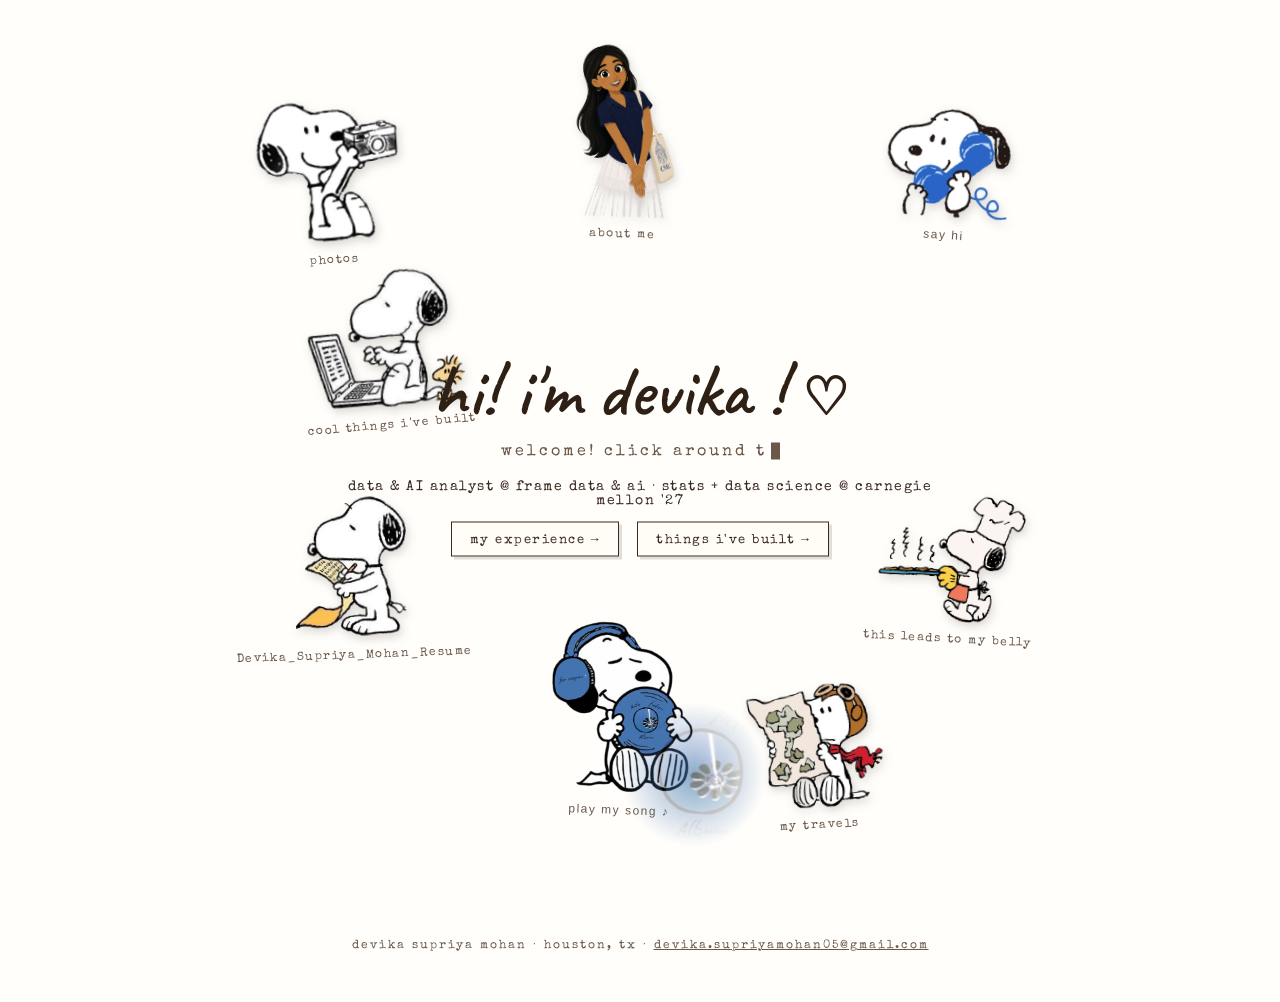
<file: index.html>
<!DOCTYPE html>
<html lang="en">
<head>
<meta charset="UTF-8">
<meta name="viewport" content="width=device-width, initial-scale=1.0">
<title>hi! i'm devika</title>
<meta name="description" content="Devika Supriya Mohan — data & AI, photography, travel, food, and everything in between.">
<link rel="preconnect" href="https://fonts.googleapis.com">
<link href="https://fonts.googleapis.com/css2?family=Caveat:wght@500;600&family=Special+Elite&display=swap" rel="stylesheet">
<link rel="icon" type="image/png" href="assets/img/favicon.png">
<link rel="apple-touch-icon" href="assets/img/apple-touch-icon.png">
<link rel="stylesheet" href="css/style.css">
</head>
<body>

<main class="collage mobile-stack">

  <!-- center name -->
  <div class="center-card">
    <h1>hi! i'm devika ! <span class="heart">&#9825;</span></h1>
    <p><span id="typeTarget"></span><span class="cursor"></span></p>
    <p class="pro-line">data &amp; AI analyst @ frame data &amp; ai &#183; stats + data science @ carnegie mellon '27</p>
    <div class="quick-links">
      <a href="professional.html">my experience &#8594;</a>
      <a href="projects.html">things i've built &#8594;</a>
    </div>
  </div>

  <!-- snoopy with camera -> photography -->
  <a class="obj obj-film" href="photography.html" style="transform: rotate(-4deg);" aria-label="photography">
    <img src="assets/img/snoopy-camera.png" alt="snoopy taking a photo">
    <span class="obj-label">photos</span>
  </a>

  <!-- avatar -> about me -->
  <a class="obj obj-notebook" href="about.html" style="transform: rotate(2deg);" aria-label="about me">
    <img src="assets/img/avatar.png" alt="illustration of devika with her CMU tote">
    <span class="obj-label">about me</span>
  </a>

  <!-- snoopy on the phone -> contact -->
  <button class="obj obj-phone" id="phoneBtn" style="transform: rotate(4deg); border:none; background:none; padding:0;" aria-label="contact & socials">
    <img src="assets/img/snoopy-phone.png" alt="snoopy on the phone">
    <span class="obj-label">say hi</span>
  </button>

  <!-- contact popover -->
  <div class="contact-pop" id="contactPop">
    <a href="https://www.linkedin.com/in/devika-supriya-mohan/" target="_blank" rel="noopener">&#8599; linkedin</a>
    <a href="https://github.com/devikasupriyamohan05-sudo" target="_blank" rel="noopener">&#8599; github</a>
    <a href="mailto:devika.supriyamohan05@gmail.com">&#8599; email me</a>
  </div>

  <!-- snoopy at the laptop -> projects -->
  <a class="obj obj-scraps" href="projects.html" style="transform: rotate(-5deg);" aria-label="projects">
    <img src="assets/img/snoopy-laptop.png" alt="snoopy typing on a laptop with woodstock watching">
    <span class="obj-label">cool things i've built</span>
  </a>

  <!-- snoopy writing -> professional -->
  <a class="obj obj-folder" href="professional.html" style="transform: rotate(-2deg);" aria-label="professional">
    <img src="assets/img/snoopy-writing.png" alt="snoopy writing on a long sheet of paper">
    <span class="obj-label">Devika_Supriya_Mohan_Resume</span>
  </a>

  <!-- snoopy with record -> click, record spins & song plays -->
  <button class="obj obj-vinyl" id="vinylBtn" style="transform: rotate(2deg); border:none; background:none; padding:0;" aria-label="play my song">
    <div class="vinyl-wrap" id="vinylWrap">
      <img class="vinyl-snoopy" src="assets/img/snoopy-vinyl.png" alt="snoopy with headphones hugging a record">
      <img class="disc-spin" src="assets/img/disc-spin.png" alt="" aria-hidden="true">
      <span class="note n1">&#9834;</span>
      <span class="note n2">&#9835;</span>
      <span class="note n3">&#9834;</span>
    </div>
    <span class="obj-label">play my song &#9834;</span>
  </button>

  <!-- spotify popover -->
  <div class="player-pop" id="playerPop">
    <div class="pop-head">
      <span>now playing: open arms &#9834;</span>
      <button id="playerClose" aria-label="close player">&#10005;</button>
    </div>
    <div id="spotifyEmbed"></div>
  </div>

  <!-- snoopy the chef -> food -->
  <a class="obj obj-pizza" href="food.html" style="transform: rotate(3deg);" aria-label="food">
    <img src="assets/img/snoopy.png" alt="snoopy in a chef hat carrying fresh cookies">
    <span class="obj-label">this leads to my belly</span>
  </a>

  <!-- snoopy the pilot -> travel -->
  <a class="obj obj-globe" href="travel.html" style="transform: rotate(-3deg);" aria-label="travel">
    <img src="assets/img/snoopy-pilot.png" alt="snoopy in a pilot cap reading a map">
    <span class="obj-label">my travels</span>
  </a>

</main>

<footer class="site-footer">
  devika supriya mohan &#183; houston, tx &#183; <a href="mailto:devika.supriyamohan05@gmail.com">devika.supriyamohan05@gmail.com</a>
</footer>

<script src="https://open.spotify.com/embed/iframe-api/v1" async></script>
<script>
  // ---- vinyl: click cover -> disc slides out, spins, song plays ----
  const vinylBtn = document.getElementById('vinylBtn');
  const vinylWrap = vinylBtn.querySelector('.vinyl-wrap');
  const playerPop = document.getElementById('playerPop');
  let spotifyController = null;
  let playing = false;

  window.onSpotifyIframeApiReady = (IFrameAPI) => {
    IFrameAPI.createController(
      document.getElementById('spotifyEmbed'),
      { uri: 'spotify:track:7krNZE9zJYqbtybxI3RDfn', width: '100%', height: 152 },
      (controller) => { spotifyController = controller; }
    );
  };

  vinylBtn.addEventListener('click', () => {
    playing = !playing;
    vinylWrap.classList.toggle('playing', playing);
    playerPop.classList.toggle('open', playing);
    document.getElementById('contactPop').classList.remove('open');
    if (spotifyController) { playing ? spotifyController.resume() : spotifyController.pause(); }
  });
  document.getElementById('playerClose').addEventListener('click', () => {
    playing = false;
    playerPop.classList.remove('open');
    vinylWrap.classList.remove('playing');
    if (spotifyController) spotifyController.pause();
  });

  // typewriter effect on the welcome line
  const typeText = 'welcome! click around to learn about me :)';
  const typeTarget = document.getElementById('typeTarget');
  let ti = 0;
  (function typeNext() {
    if (ti <= typeText.length) {
      typeTarget.textContent = typeText.slice(0, ti);
      ti++;
      setTimeout(typeNext, 48);
    }
  })();

  // contact popover
  const phoneBtn = document.getElementById('phoneBtn');
  const contactPop = document.getElementById('contactPop');
  phoneBtn.addEventListener('click', () => {
    contactPop.classList.toggle('open');
    playerPop.classList.remove('open');
  });

  // click-away closes the contact popover (music keeps playing on purpose)
  document.addEventListener('click', (e) => {
    if (!e.target.closest('#phoneBtn, #contactPop')) {
      contactPop.classList.remove('open');
    }
  });
</script>
</body>
</html>
</file>
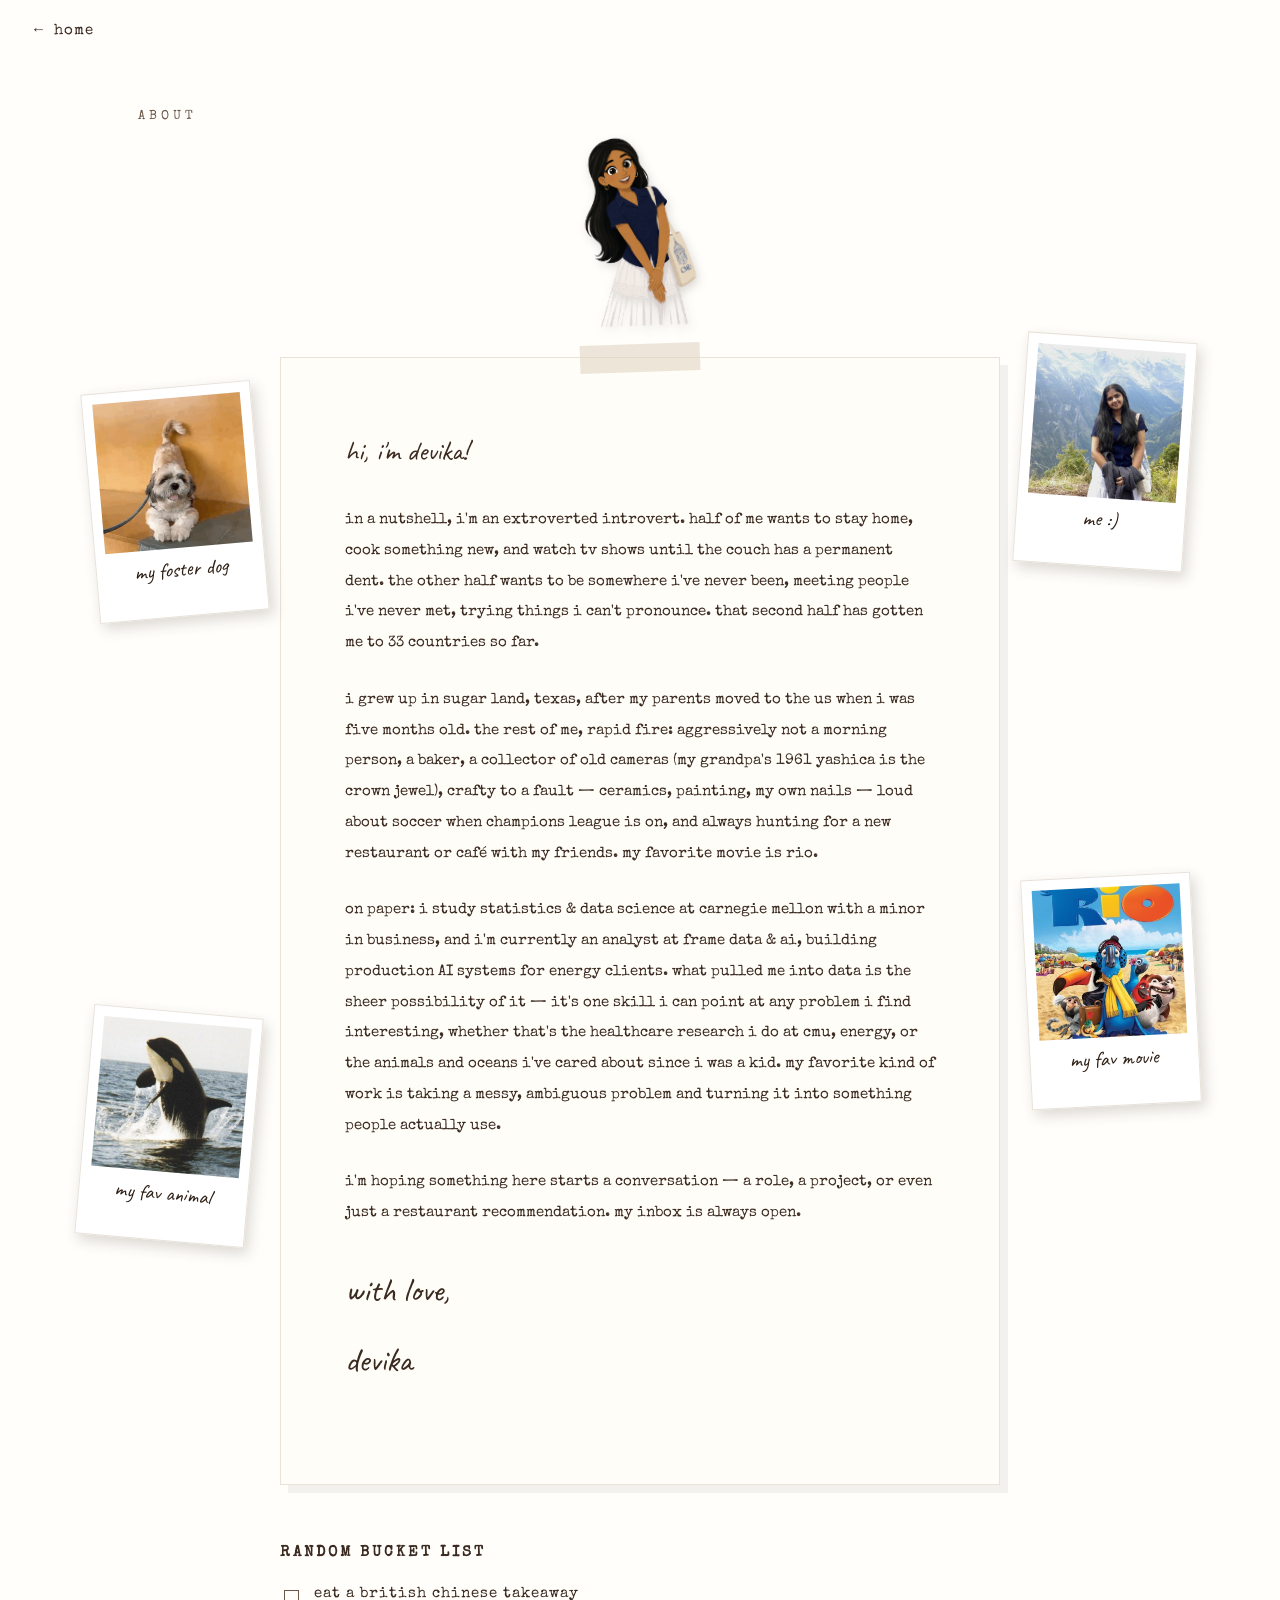
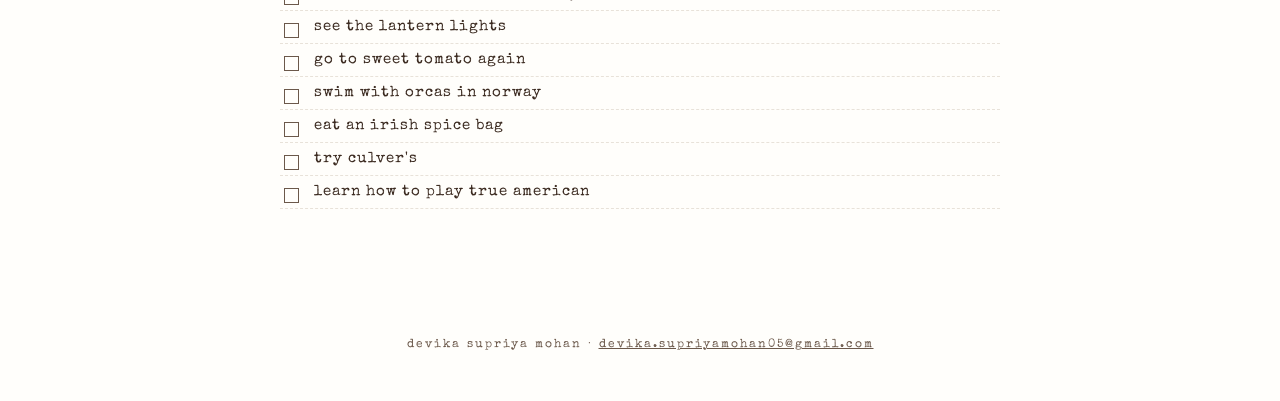
<file: about.html>
<!DOCTYPE html>
<html lang="en">
<head>
<meta charset="UTF-8">
<meta name="viewport" content="width=device-width, initial-scale=1.0">
<title>about me — devika</title>
<link rel="preconnect" href="https://fonts.googleapis.com">
<link href="https://fonts.googleapis.com/css2?family=Caveat:wght@500;600&family=Special+Elite&display=swap" rel="stylesheet">
<link rel="icon" type="image/png" href="assets/img/favicon.png">
<link rel="apple-touch-icon" href="assets/img/apple-touch-icon.png">
<link rel="stylesheet" href="css/style.css">
<style>
  .letter-scene { position: relative; max-width: 720px; margin: 0 auto; }
  .side-polaroid {
    position: absolute;
    width: 170px;
    background: #fff;
    border: 1px solid var(--line);
    padding: 10px 10px 34px;
    box-shadow: 4px 6px 14px rgba(59,42,32,0.18);
    z-index: 5;
  }
  .side-polaroid img, .side-polaroid .ph {
    width: 100%;
    height: 150px;
    object-fit: cover;
    display: block;
  }
  .side-polaroid .ph {
    display: flex;
    align-items: center;
    justify-content: center;
    background: #f1ece3;
    border: 1px dashed #cfc4b2;
    color: var(--ink-soft);
    font-size: 10.5px;
    letter-spacing: 1px;
    text-align: center;
    padding: 8px;
    line-height: 1.8;
  }
  .side-polaroid figcaption {
    font-family: 'Caveat', cursive;
    font-size: 21px;
    text-align: center;
    margin-top: 8px;
    color: #2f2016;
  }
  .pol-dog  { top: 30px;  left: -190px;  transform: rotate(-5deg); }
  .pol-me   { top: -20px; right: -190px; transform: rotate(4deg); }
  .pol-rio  { top: 46%;   right: -196px; transform: rotate(-3deg); }
  .pol-wk   { top: 58%;   left: -196px;  transform: rotate(5deg); }
  @media (max-width: 1180px) {
    .side-polaroid { position: static; transform: none !important; margin: 0; }
    .letter-scene .pol-row {
      display: flex; flex-wrap: wrap; justify-content: center;
      gap: 22px; margin-top: 34px;
    }
  }
</style>
</head>
<body>

<nav class="topnav"><a class="home-link" href="index.html">home</a></nav>

<main class="page">
  <div class="page-label">About</div>

  <div style="text-align:center; margin-bottom:26px;">
    <img src="assets/img/avatar.png" alt="illustration of devika" style="width:110px; transform:rotate(-2deg); filter:drop-shadow(2px 4px 5px rgba(59,42,32,0.18));">
  </div>

  <div class="letter-scene">
  <div class="letter">
    <p class="salutation">hi, i'm devika!</p>

    <p>in a nutshell, i'm an extroverted introvert. half of me wants to stay home, cook something new, and watch tv shows until the couch has a permanent dent. the other half wants to be somewhere i've never been, meeting people i've never met, trying things i can't pronounce. that second half has gotten me to 33 countries so far.</p>

    <p>i grew up in sugar land, texas, after my parents moved to the us when i was five months old. the rest of me, rapid fire: aggressively not a morning person, a baker, a collector of old cameras (my grandpa's 1961 yashica is the crown jewel), crafty to a fault &mdash; ceramics, painting, my own nails &mdash; loud about soccer when champions league is on, and always hunting for a new restaurant or caf&eacute; with my friends. my favorite movie is rio.</p>

    <p>on paper: i study statistics &amp; data science at carnegie mellon with a minor in business, and i'm currently an analyst at frame data &amp; ai, building production AI systems for energy clients. what pulled me into data is the sheer possibility of it &mdash; it's one skill i can point at any problem i find interesting, whether that's the healthcare research i do at cmu, energy, or the animals and oceans i've cared about since i was a kid. my favorite kind of work is taking a messy, ambiguous problem and turning it into something people actually use.</p>

    <p>i'm hoping something here starts a conversation &mdash; a role, a project, or even just a restaurant recommendation. my inbox is always open.</p>

    <p class="signature">with love,<br>devika</p>
  </div>

  <!-- side polaroids: drop photos into assets/photos/about/ with these exact
       filenames and they appear automatically -->
  <div class="pol-row">
    <figure class="side-polaroid pol-dog">
      <img src="assets/photos/about/foster-dog.jpg" alt="devika's foster dog"
           onerror="this.style.display='none'; this.nextElementSibling.style.display='flex';">
      <div class="ph" style="display:none;">add foster-dog.jpg to assets/photos/about/</div>
      <figcaption>my foster dog</figcaption>
    </figure>
    <figure class="side-polaroid pol-me">
      <img src="assets/photos/about/me.jpg" alt="devika"
           onerror="this.style.display='none'; this.nextElementSibling.style.display='flex';">
      <div class="ph" style="display:none;">add me.jpg to assets/photos/about/</div>
      <figcaption>me :)</figcaption>
    </figure>
    <figure class="side-polaroid pol-rio">
      <img src="assets/photos/about/rio.jpg" alt="rio, devika's favorite movie"
           onerror="this.style.display='none'; this.nextElementSibling.style.display='flex';">
      <div class="ph" style="display:none;">add rio.jpg to assets/photos/about/</div>
      <figcaption>my fav movie</figcaption>
    </figure>
    <figure class="side-polaroid pol-wk">
      <img src="assets/photos/about/orca.jpg" alt="an orca breaching, devika's favorite animal"
           onerror="this.style.display='none'; this.nextElementSibling.style.display='flex';">
      <div class="ph" style="display:none;">add orca.jpg to assets/photos/about/</div>
      <figcaption>my fav animal</figcaption>
    </figure>
  </div>
  </div>

  <div class="bucket">
    <h3>RANDOM BUCKET LIST</h3>
    <ul>
      <li>eat a british chinese takeaway</li>
      <li>see the lantern lights</li>
      <li>go to sweet tomato again</li>
      <li>swim with orcas in norway</li>
      <li>eat an irish spice bag</li>
      <li>try culver's</li>
      <li>learn how to play true american</li>
    </ul>
  </div>
</main>

<footer class="site-footer">
  devika supriya mohan &#183; <a href="mailto:devika.supriyamohan05@gmail.com">devika.supriyamohan05@gmail.com</a>
</footer>

</body>
</html>
</file>
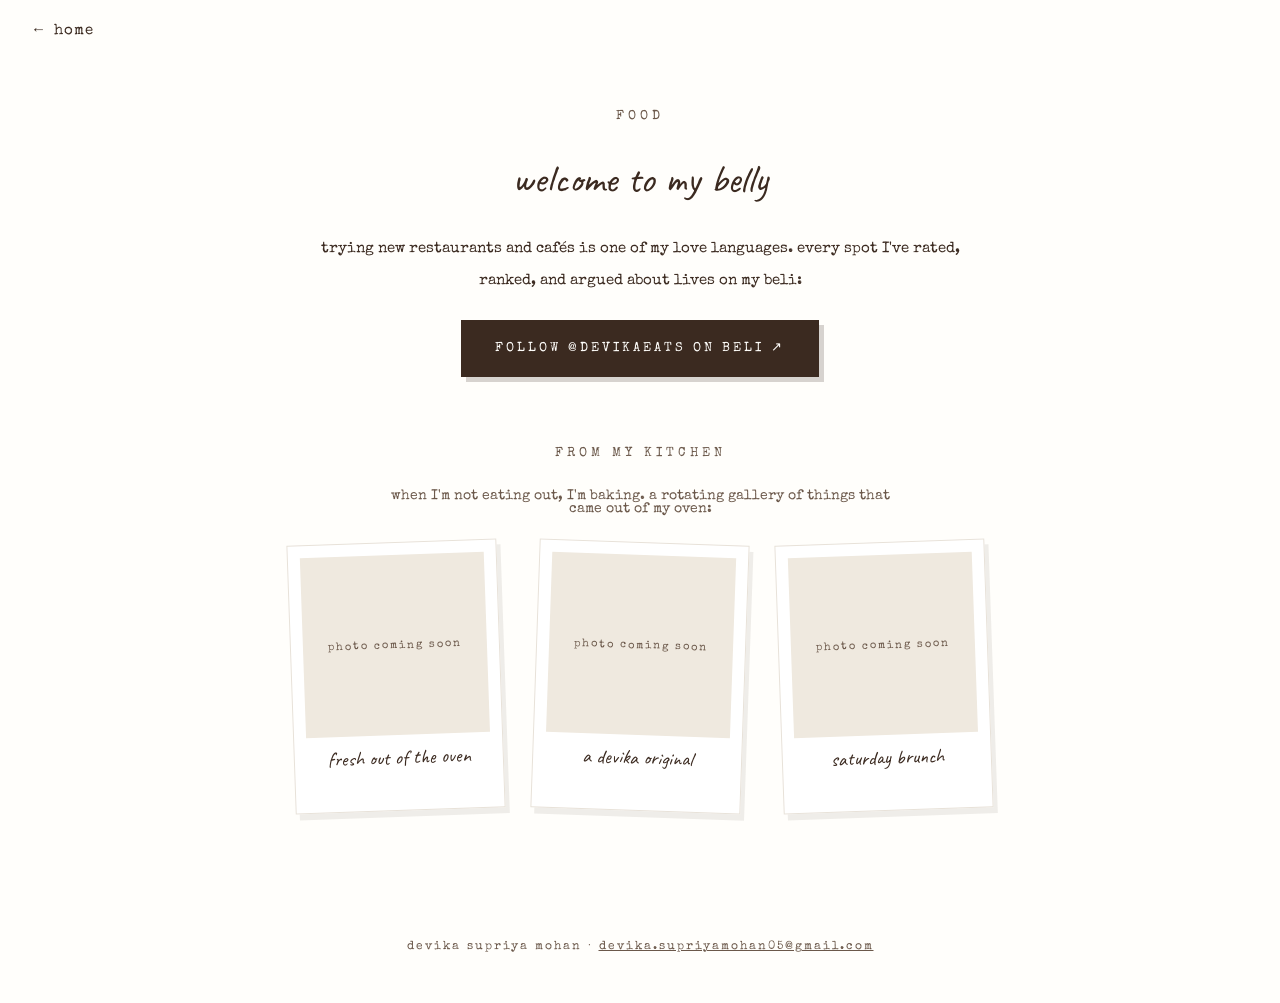
<file: food.html>
<!DOCTYPE html>
<html lang="en">
<head>
<meta charset="UTF-8">
<meta name="viewport" content="width=device-width, initial-scale=1.0">
<title>food — devika</title>
<link rel="preconnect" href="https://fonts.googleapis.com">
<link href="https://fonts.googleapis.com/css2?family=Caveat:wght@500;600&family=Special+Elite&display=swap" rel="stylesheet">
<link rel="icon" type="image/png" href="assets/img/favicon.png">
<link rel="apple-touch-icon" href="assets/img/apple-touch-icon.png">
<link rel="stylesheet" href="css/style.css">
</head>
<body>

<nav class="topnav"><a class="home-link" href="index.html">home</a></nav>

<main class="page">
  <div class="page-label" style="text-align:center;">Food</div>

  <div class="food-hero">
    <div class="hand" style="font-size:40px; margin-bottom:12px;">welcome to my belly</div>
    <p>trying new restaurants and caf&eacute;s is one of my love languages. every spot I've rated, ranked, and argued about lives on my beli:</p>
    <a class="beli-btn" href="https://beliapp.co/app/devikaeats" target="_blank" rel="noopener">FOLLOW @DEVIKAEATS ON BELI &#8599;</a>
  </div>

  <div class="section-sub">from my kitchen</div>
  <p style="text-align:center; font-size:13.5px; color:var(--ink-soft); max-width:520px; margin: 0 auto;">
    when I'm not eating out, I'm baking. a rotating gallery of things that came out of my oven:
  </p>

  <div class="polaroid-grid">
    <!-- To add your bakes: drop photos in assets/photos/food/ and swap the
         placeholder divs below for  <img src="assets/photos/food/yourphoto.jpg" alt="">  -->
    <figure class="polaroid">
      <div class="ph">photo coming soon</div>
      <figcaption>fresh out of the oven</figcaption>
    </figure>
    <figure class="polaroid">
      <div class="ph">photo coming soon</div>
      <figcaption>a devika original</figcaption>
    </figure>
    <figure class="polaroid">
      <div class="ph">photo coming soon</div>
      <figcaption>saturday brunch</figcaption>
    </figure>
  </div>
</main>

<footer class="site-footer">
  devika supriya mohan &#183; <a href="mailto:devika.supriyamohan05@gmail.com">devika.supriyamohan05@gmail.com</a>
</footer>

</body>
</html>
</file>
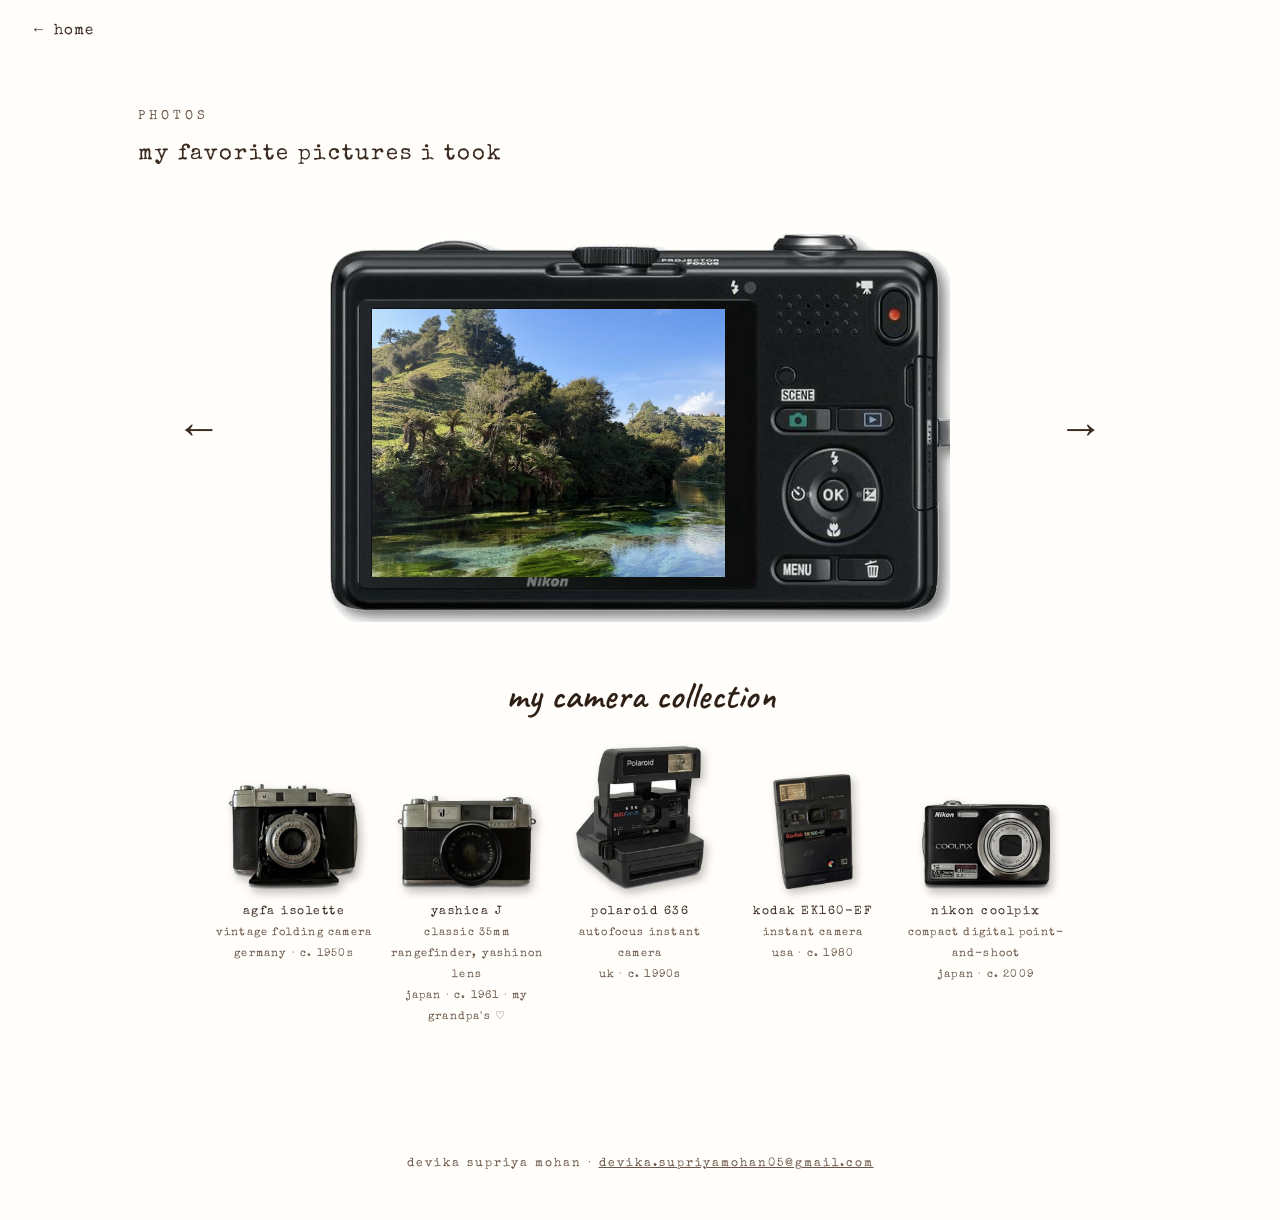
<file: photography.html>
<!DOCTYPE html>
<html lang="en">
<head>
<meta charset="UTF-8">
<meta name="viewport" content="width=device-width, initial-scale=1.0">
<title>photos — devika</title>
<link rel="preconnect" href="https://fonts.googleapis.com">
<link href="https://fonts.googleapis.com/css2?family=Caveat:wght@500;600&family=Special+Elite&display=swap" rel="stylesheet">
<link rel="icon" type="image/png" href="assets/img/favicon.png">
<link rel="apple-touch-icon" href="assets/img/apple-touch-icon.png">
<link rel="stylesheet" href="css/style.css">
<style>
  .cam-viewer {
    position: relative;
    max-width: 620px;
    margin: 60px auto 0;
  }
  .cam-viewer > img { width: 100%; display: block; }
  .cam-viewer .screen {
    position: absolute;
    left: 6.7%; top: 19.2%;
    width: 57%; height: 69.2%;
    overflow: hidden;
    background: #101010;
  }
  .cam-viewer .screen img { width: 100%; height: 100%; object-fit: cover; display: block; }
  .side-arrow {
    position: absolute;
    top: 50%;
    transform: translateY(-50%);
    background: none; border: none;
    cursor: pointer;
    font-family: 'Caveat', cursive;
    font-size: 46px;
    color: var(--ink);
    padding: 10px 18px;
    z-index: 5;
  }
  .side-arrow:hover { opacity: 0.5; }
  .side-arrow.left { left: 2%; }
  .side-arrow.right { right: 2%; }
  .viewer-section { position: relative; }

  /* the collection shelf: 5 equal columns keep cameras + labels aligned */
  .shelf-scene { max-width: 920px; margin: 50px auto 0; }
  .shelf-cams, .shelf-labels {
    display: flex;
    align-items: flex-end;
    padding: 0 3%;
  }
  .shelf-cams { position: relative; z-index: 2; }
  .shelf-col {
    flex: 1;
    display: flex;
    justify-content: center;
    align-items: flex-end;
  }
  .shelf-cams img {
    height: auto;
    display: block;
    filter: drop-shadow(3px 4px 4px rgba(40,25,15,0.28));
  }
  .cam-agfa     { width: 86%; max-width: 132px; }
  .cam-yashica  { width: 90%; max-width: 140px; }
  .cam-polaroid { width: 84%; max-width: 130px; }
  .cam-kodak    { width: 52%; max-width: 80px; }
  .cam-coolpix  { width: 86%; max-width: 132px; }
  .shelf-labels { margin-top: 12px; align-items: flex-start; }
  .shelf-label {
    flex: 1;
    text-align: center;
    font-size: 11px;
    letter-spacing: 1.2px;
    color: var(--ink-soft);
    line-height: 1.9;
    padding: 0 6px;
  }
  .shelf-label strong {
    display: block;
    font-size: 12px;
    color: var(--ink);
    letter-spacing: 1.5px;
    font-weight: normal;
  }
  .shelf-title {
    text-align: center;
    font-size: 38px;
    font-weight: 600;
    margin-bottom: 26px;
    color: #2f2016;
  }
  @media (max-width: 640px) {
    .shelf-label { font-size: 8.5px; letter-spacing: 0.5px; }
    .shelf-label strong { font-size: 9.5px; }
  }
  @media (max-width: 600px) {
    .side-arrow.left { left: -6px; }
    .side-arrow.right { right: -6px; }
  }
</style>
</head>
<body>

<nav class="topnav"><a class="home-link" href="index.html">home</a></nav>

<main class="page">
  <div class="page-label">Photos</div>
  <div class="page-title">my favorite pictures i took</div>

  <div class="viewer-section">
    <button class="side-arrow left" id="prevBtn" aria-label="previous photo">&#8592;</button>
    <button class="side-arrow right" id="nextBtn" aria-label="next photo">&#8594;</button>

    <div class="cam-viewer">
      <img src="assets/img/coolpix-back.png" alt="the back of devika's nikon coolpix">
      <div class="screen" id="photoScreen">
        <div class="placeholder-msg">photos coming soon &mdash; devika is picking her favorites :)</div>
      </div>
    </div>
  </div>

  <!-- the collection -->
  <div class="shelf-scene">
    <h2 class="shelf-title hand">my camera collection</h2>
    <div class="shelf-cams">
      <div class="shelf-col"><img class="cam-agfa" src="assets/img/agfa.png" alt="agfa isolette folding camera"></div>
      <div class="shelf-col"><img class="cam-yashica" src="assets/img/yashica.png" alt="yashica J rangefinder"></div>
      <div class="shelf-col"><img class="cam-polaroid" src="assets/img/polaroid.png" alt="polaroid 636 autofocus"></div>
      <div class="shelf-col"><img class="cam-kodak" src="assets/img/kodak.png" alt="kodak EK160-EF instant camera"></div>
      <div class="shelf-col"><img class="cam-coolpix" src="assets/img/coolpix-front.png" alt="nikon coolpix"></div>
    </div>
    <div class="shelf-labels">
      <div class="shelf-label"><strong>agfa isolette</strong>vintage folding camera<br>germany &#183; c. 1950s</div>
      <div class="shelf-label"><strong>yashica J</strong>classic 35mm rangefinder, yashinon lens<br>japan &#183; c. 1961 &#183; my grandpa's &#9825;</div>
      <div class="shelf-label"><strong>polaroid 636</strong>autofocus instant camera<br>uk &#183; c. 1990s</div>
      <div class="shelf-label"><strong>kodak EK160-EF</strong>instant camera<br>usa &#183; c. 1980</div>
      <div class="shelf-label"><strong>nikon coolpix</strong>compact digital point-and-shoot<br>japan &#183; c. 2009</div>
    </div>
  </div>
</main>

<footer class="site-footer">
  devika supriya mohan &#183; <a href="mailto:devika.supriyamohan05@gmail.com">devika.supriyamohan05@gmail.com</a>
</footer>

<script>
  // ============================================================
  // ADD YOUR PHOTOS HERE:
  // 1. drop image files into assets/photos/photography/
  // 2. list the filenames below, e.g. 'assets/photos/photography/sunset.jpg'
  // ============================================================
  const PHOTOS = [
    'assets/photos/photography/01-blue-spring-nz.jpg',
    'assets/photos/photography/02-morocco-cats.jpg',
    'assets/photos/photography/03-fes-souk.jpg',
    'assets/photos/photography/04-coolpix-memories.jpg',
    'assets/photos/photography/06-doubtful-sound.jpg',
    'assets/photos/photography/07-swiss-alps.jpg',
    'assets/photos/photography/08-fiji.jpg',
    'assets/photos/photography/09-belize-beach.jpg',
  ];

  const screen = document.getElementById('photoScreen');
  let idx = 0;
  function render() {
    if (PHOTOS.length === 0) return;
    screen.innerHTML = '<img src="' + PHOTOS[idx] + '" alt="photo by devika">';
  }
  document.getElementById('prevBtn').addEventListener('click', () => {
    if (!PHOTOS.length) return;
    idx = (idx - 1 + PHOTOS.length) % PHOTOS.length; render();
  });
  document.getElementById('nextBtn').addEventListener('click', () => {
    if (!PHOTOS.length) return;
    idx = (idx + 1) % PHOTOS.length; render();
  });
  render();
</script>
</body>
</html>
</file>
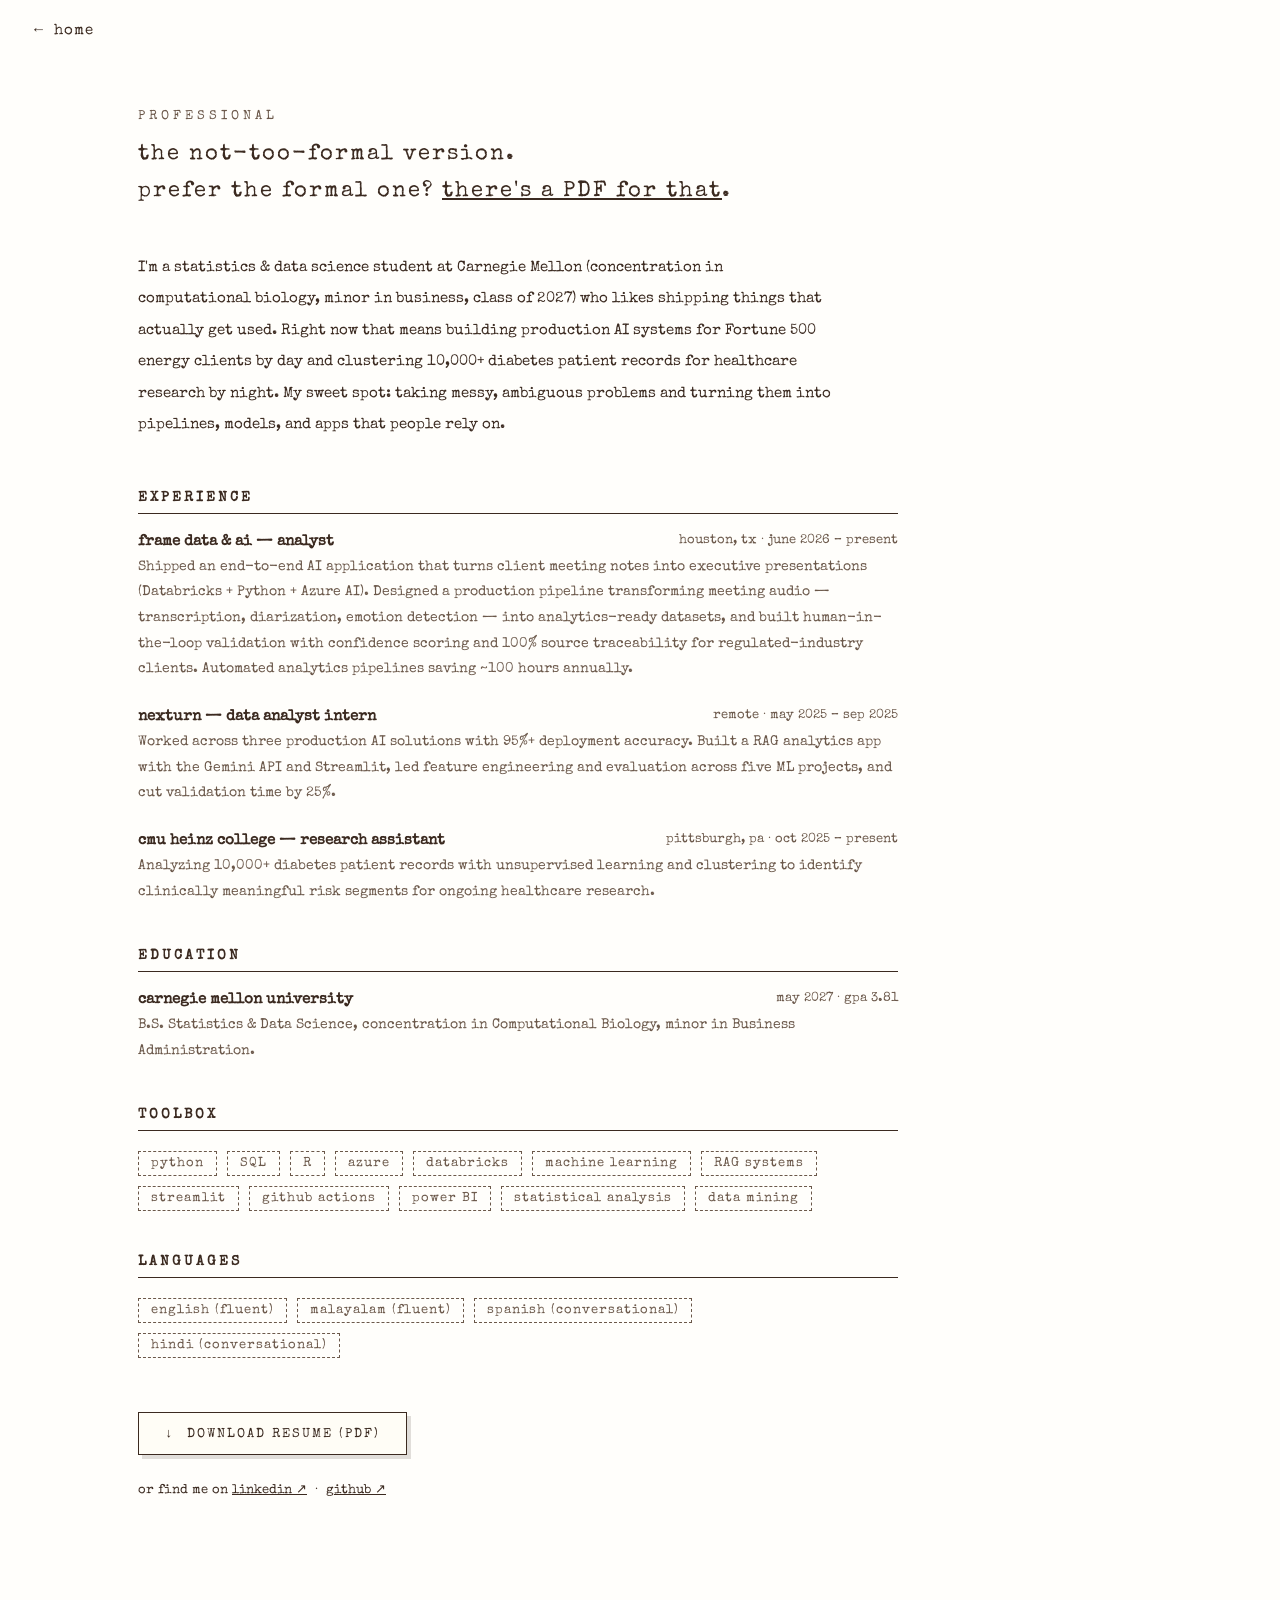
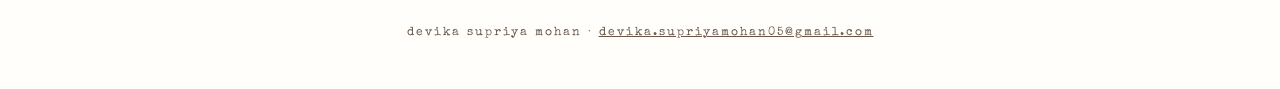
<file: professional.html>
<!DOCTYPE html>
<html lang="en">
<head>
<meta charset="UTF-8">
<meta name="viewport" content="width=device-width, initial-scale=1.0">
<title>professional — devika supriya mohan</title>
<link rel="preconnect" href="https://fonts.googleapis.com">
<link href="https://fonts.googleapis.com/css2?family=Caveat:wght@500;600&family=Special+Elite&display=swap" rel="stylesheet">
<link rel="icon" type="image/png" href="assets/img/favicon.png">
<link rel="apple-touch-icon" href="assets/img/apple-touch-icon.png">
<link rel="stylesheet" href="css/style.css">
</head>
<body>

<nav class="topnav"><a class="home-link" href="index.html">home</a></nav>

<main class="page">
  <div class="page-label">Professional</div>
  <div class="page-title">the not-too-formal version.<br>prefer the formal one? <a href="assets/Devika_Supriya_Mohan_Resume.pdf" download>there's a PDF for that</a>.</div>

  <p class="pro-intro">
    I'm a statistics &amp; data science student at Carnegie Mellon (concentration in computational biology, minor in business, class of 2027) who likes shipping things that actually get used. Right now that means building production AI systems for Fortune 500 energy clients by day and clustering 10,000+ diabetes patient records for healthcare research by night. My sweet spot: taking messy, ambiguous problems and turning them into pipelines, models, and apps that people rely on.
  </p>

  <div class="pro-block">
    <h3>Experience</h3>
    <div class="role">
      <div class="role-head"><strong>frame data &amp; ai &mdash; analyst</strong><span class="when">houston, tx &#183; june 2026 &ndash; present</span></div>
      <p>Shipped an end-to-end AI application that turns client meeting notes into executive presentations (Databricks + Python + Azure AI). Designed a production pipeline transforming meeting audio &mdash; transcription, diarization, emotion detection &mdash; into analytics-ready datasets, and built human-in-the-loop validation with confidence scoring and 100% source traceability for regulated-industry clients. Automated analytics pipelines saving ~100 hours annually.</p>
    </div>
    <div class="role">
      <div class="role-head"><strong>nexturn &mdash; data analyst intern</strong><span class="when">remote &#183; may 2025 &ndash; sep 2025</span></div>
      <p>Worked across three production AI solutions with 95%+ deployment accuracy. Built a RAG analytics app with the Gemini API and Streamlit, led feature engineering and evaluation across five ML projects, and cut validation time by 25%.</p>
    </div>
    <div class="role">
      <div class="role-head"><strong>cmu heinz college &mdash; research assistant</strong><span class="when">pittsburgh, pa &#183; oct 2025 &ndash; present</span></div>
      <p>Analyzing 10,000+ diabetes patient records with unsupervised learning and clustering to identify clinically meaningful risk segments for ongoing healthcare research.</p>
    </div>
  </div>

  <div class="pro-block">
    <h3>Education</h3>
    <div class="role">
      <div class="role-head"><strong>carnegie mellon university</strong><span class="when">may 2027 &#183; gpa 3.81</span></div>
      <p>B.S. Statistics &amp; Data Science, concentration in Computational Biology, minor in Business Administration.</p>
    </div>
  </div>

  <div class="pro-block">
    <h3>Toolbox</h3>
    <div class="chips">
      <span>python</span><span>SQL</span><span>R</span><span>azure</span><span>databricks</span><span>machine learning</span><span>RAG systems</span><span>streamlit</span><span>github actions</span><span>power BI</span><span>statistical analysis</span><span>data mining</span>
    </div>
  </div>

  <div class="pro-block">
    <h3>Languages</h3>
    <div class="chips">
      <span>english (fluent)</span><span>malayalam (fluent)</span><span>spanish (conversational)</span><span>hindi (conversational)</span>
    </div>
  </div>

  <a class="dl-btn" href="assets/Devika_Supriya_Mohan_Resume.pdf" download>&#8595;&nbsp; DOWNLOAD RESUME (PDF)</a>
  <p style="margin-top:26px; font-size:13px;">
    or find me on <a href="https://www.linkedin.com/in/devika-supriya-mohan/" target="_blank" rel="noopener">linkedin &#8599;</a> &nbsp;&#183;&nbsp; <a href="https://github.com/devikasupriyamohan05-sudo" target="_blank" rel="noopener">github &#8599;</a>
  </p>
</main>

<footer class="site-footer">
  devika supriya mohan &#183; <a href="mailto:devika.supriyamohan05@gmail.com">devika.supriyamohan05@gmail.com</a>
</footer>

</body>
</html>
</file>
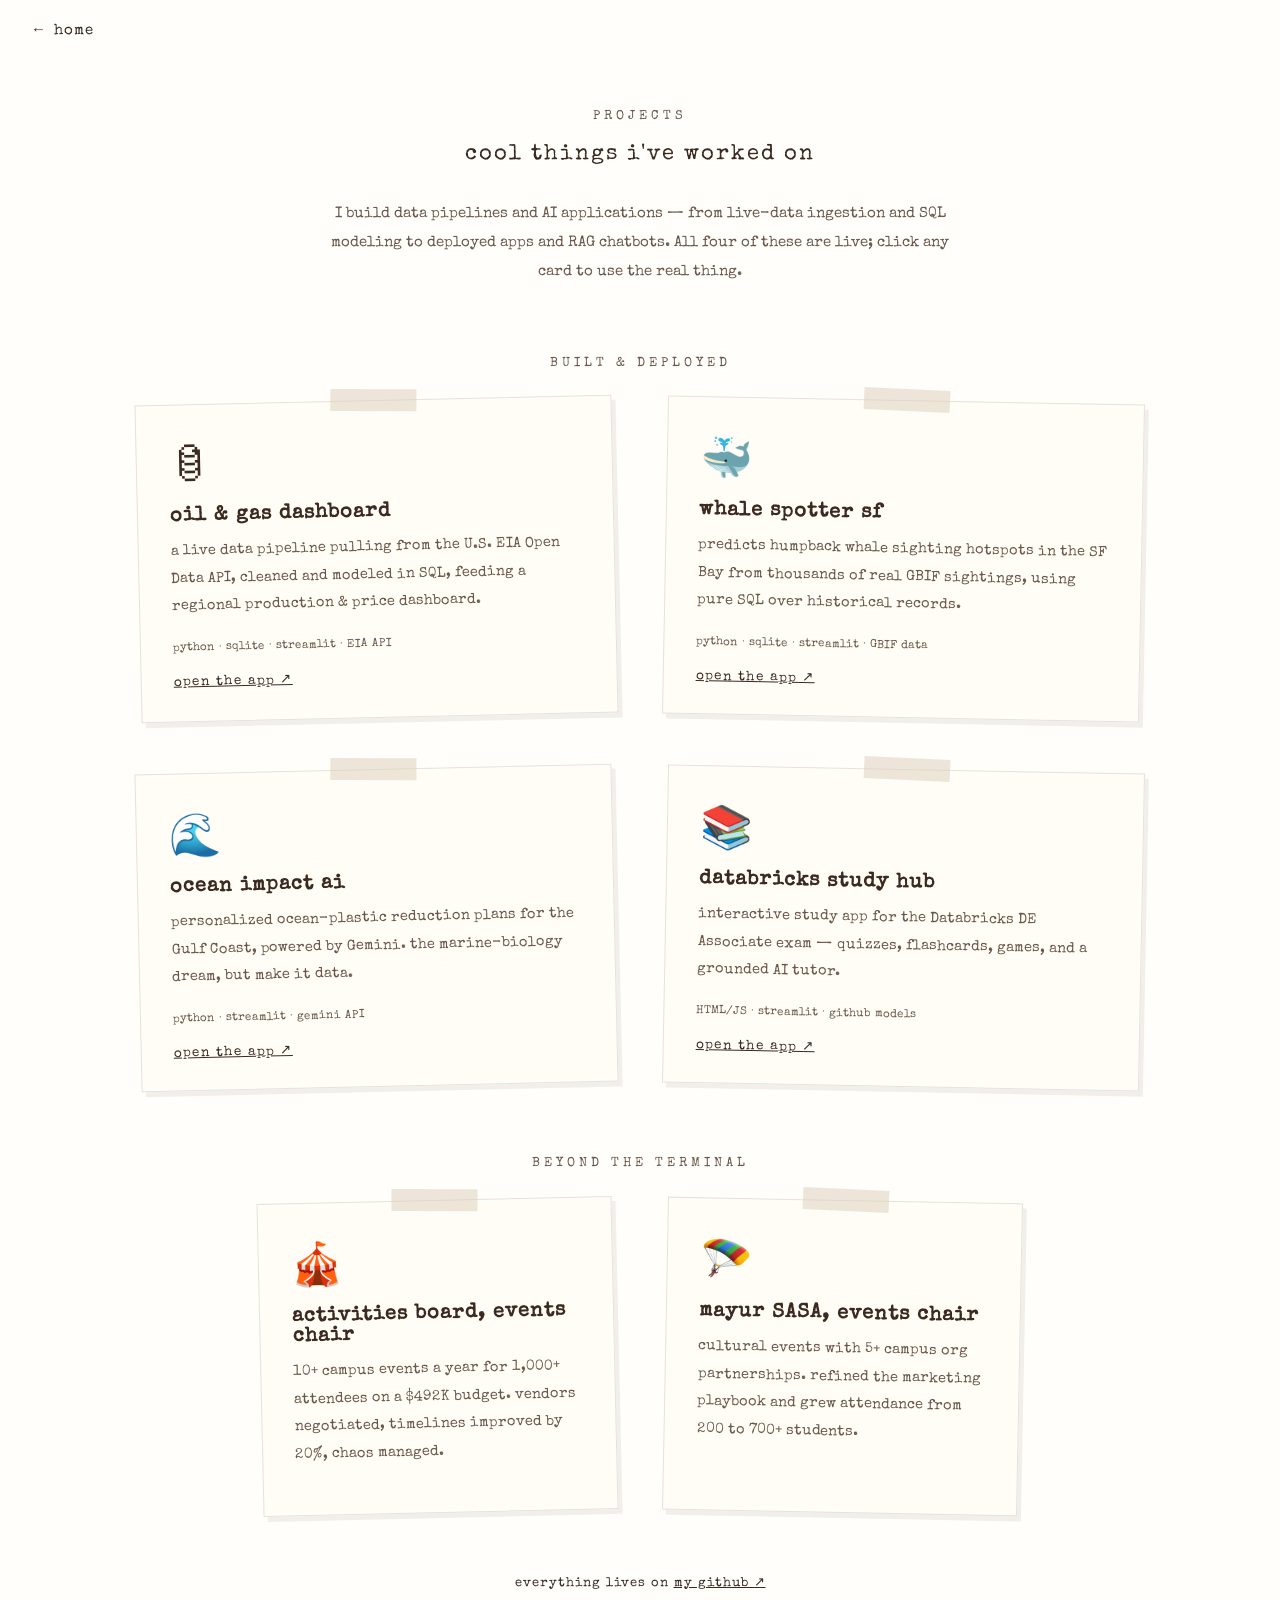
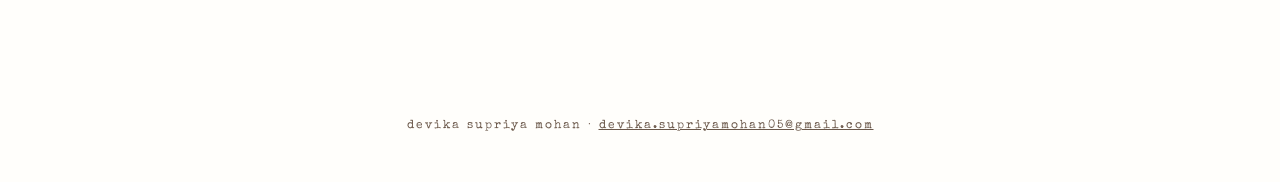
<file: projects.html>
<!DOCTYPE html>
<html lang="en">
<head>
<meta charset="UTF-8">
<meta name="viewport" content="width=device-width, initial-scale=1.0">
<title>cool things i've worked on — devika</title>
<link rel="preconnect" href="https://fonts.googleapis.com">
<link href="https://fonts.googleapis.com/css2?family=Caveat:wght@500;600&family=Special+Elite&display=swap" rel="stylesheet">
<link rel="icon" type="image/png" href="assets/img/favicon.png">
<link rel="apple-touch-icon" href="assets/img/apple-touch-icon.png">
<link rel="stylesheet" href="css/style.css">
</head>
<body>

<nav class="topnav"><a class="home-link" href="index.html">home</a></nav>

<main class="page">
  <div class="page-label" style="text-align:center;">Projects</div>
  <div class="page-title" style="text-align:center;">cool things i've worked on</div>

  <p style="text-align:center; max-width:640px; margin:-14px auto 10px; font-size:14.5px; line-height:2; color:var(--ink-soft);">
    I build data pipelines and AI applications &mdash; from live-data ingestion and SQL modeling to deployed apps and RAG chatbots. All four of these are live; click any card to use the real thing.
  </p>

  <div class="section-sub">built &amp; deployed</div>

  <div class="scrap-grid">
    <a class="scrap" href="https://oil-gas-dashboard-udgbggnft3smue4zzsxjvt.streamlit.app/" target="_blank" rel="noopener">
      <span class="scrap-emoji">&#128738;</span>
      <h3>oil &amp; gas dashboard</h3>
      <p>a live data pipeline pulling from the U.S. EIA Open Data API, cleaned and modeled in SQL, feeding a regional production &amp; price dashboard.</p>
      <p style="font-size:11.5px; margin-bottom:14px;">python &#183; sqlite &#183; streamlit &#183; EIA API</p>
      <div class="links"><span>open the app &#8599;</span></div>
    </a>

    <a class="scrap" href="https://whale-spotter-sf-gxyxjvnnzmysmbeq44nnao.streamlit.app/" target="_blank" rel="noopener">
      <span class="scrap-emoji">&#128051;</span>
      <h3>whale spotter sf</h3>
      <p>predicts humpback whale sighting hotspots in the SF Bay from thousands of real GBIF sightings, using pure SQL over historical records.</p>
      <p style="font-size:11.5px; margin-bottom:14px;">python &#183; sqlite &#183; streamlit &#183; GBIF data</p>
      <div class="links"><span>open the app &#8599;</span></div>
    </a>

    <a class="scrap" href="https://ocean-impact-ai-akzzibjxk2elszx6cfjsm5.streamlit.app/" target="_blank" rel="noopener">
      <span class="scrap-emoji">&#127754;</span>
      <h3>ocean impact ai</h3>
      <p>personalized ocean-plastic reduction plans for the Gulf Coast, powered by Gemini. the marine-biology dream, but make it data.</p>
      <p style="font-size:11.5px; margin-bottom:14px;">python &#183; streamlit &#183; gemini API</p>
      <div class="links"><span>open the app &#8599;</span></div>
    </a>

    <a class="scrap" href="https://databricks-study-app-jykrnpivsmzgvmwmb67dmc.streamlit.app/" target="_blank" rel="noopener">
      <span class="scrap-emoji">&#128218;</span>
      <h3>databricks study hub</h3>
      <p>interactive study app for the Databricks DE Associate exam &mdash; quizzes, flashcards, games, and a grounded AI tutor.</p>
      <p style="font-size:11.5px; margin-bottom:14px;">HTML/JS &#183; streamlit &#183; github models</p>
      <div class="links"><span>open the app &#8599;</span></div>
    </a>
  </div>

  <div class="section-sub">beyond the terminal</div>

  <div class="scrap-grid" style="max-width:760px; margin-left:auto; margin-right:auto;">
    <div class="scrap">
      <span class="scrap-emoji">&#127914;</span>
      <h3>activities board, events chair</h3>
      <p>10+ campus events a year for 1,000+ attendees on a $492K budget. vendors negotiated, timelines improved by 20%, chaos managed.</p>
    </div>
    <div class="scrap">
      <span class="scrap-emoji">&#129666;</span>
      <h3>mayur SASA, events chair</h3>
      <p>cultural events with 5+ campus org partnerships. refined the marketing playbook and grew attendance from 200 to 700+ students.</p>
    </div>
  </div>

  <p style="text-align:center; margin-top:60px; font-size:13px; letter-spacing:1px;">
    everything lives on <a href="https://github.com/devikasupriyamohan05-sudo" target="_blank" rel="noopener">my github &#8599;</a>
  </p>
</main>

<footer class="site-footer">
  devika supriya mohan &#183; <a href="mailto:devika.supriyamohan05@gmail.com">devika.supriyamohan05@gmail.com</a>
</footer>

</body>
</html>
</file>
<file: css/style.css>
/* ============================================
   devika supriya mohan — personal site
   scrapbook / typewriter aesthetic
   ============================================ */

:root {
  --paper: #fffefb;
  --ink: #3b2a20;
  --ink-soft: #6b584a;
  --accent: #b0876a;
  --line: #e8e2d9;
  --tape: rgba(222, 210, 190, 0.55);
}

* { margin: 0; padding: 0; box-sizing: border-box; }

html { scroll-behavior: smooth; }

body {
  background: var(--paper);
  color: var(--ink);
  font-family: 'Special Elite', 'Courier New', monospace;
  min-height: 100vh;
  overflow-x: hidden;
}

::selection { background: #f0e4d4; }

a { color: inherit; }

.hand { font-family: 'Caveat', cursive; }
.type { font-family: 'Special Elite', 'Courier New', monospace; }

/* ---------- top nav ---------- */
.topnav {
  position: fixed;
  top: 0; left: 0; right: 0;
  display: flex;
  justify-content: space-between;
  align-items: center;
  padding: 22px 34px;
  z-index: 50;
  pointer-events: none;
}
.topnav a, .topnav .nav-toggle {
  pointer-events: auto;
  text-decoration: none;
  font-size: 15px;
  letter-spacing: 1px;
  color: var(--ink);
  background: none;
  border: none;
  cursor: pointer;
  font-family: 'Special Elite', monospace;
}
.topnav a.home-link::before { content: '\2190\00a0\00a0'; }
.topnav a:hover, .nav-toggle:hover { opacity: 0.6; }

/* ---------- page scaffolding ---------- */
.page {
  max-width: 1060px;
  margin: 0 auto;
  padding: 110px 28px 90px;
}
.page-label {
  font-size: 13px;
  letter-spacing: 4px;
  text-transform: uppercase;
  color: var(--ink-soft);
  margin-bottom: 14px;
}
.page-title {
  font-size: 22px;
  letter-spacing: 2px;
  margin-bottom: 40px;
  line-height: 1.7;
}
.page-title .underline {
  border-bottom: 2px solid var(--ink);
  padding-bottom: 2px;
}

/* ---------- homepage collage ---------- */
.collage {
  position: relative;
  width: 100vw;
  height: 100vh;
  min-height: 700px;
}
.center-card {
  position: absolute;
  top: 50%; left: 50%;
  transform: translate(-50%, -50%);
  text-align: center;
  z-index: 5;
  width: min(92vw, 640px);
}
.center-card h1 {
  font-family: 'Caveat', cursive;
  font-size: clamp(44px, 7vw, 74px);
  font-weight: 600;
  color: #2f2016;
}
.center-card h1 .heart { font-size: 0.7em; }
.center-card p {
  margin-top: 6px;
  font-size: clamp(13px, 1.6vw, 16px);
  letter-spacing: 3px;
  color: var(--ink-soft);
}
.center-card .pro-line {
  margin-top: 20px;
  font-size: clamp(12px, 1.4vw, 14px);
  letter-spacing: 1.5px;
  color: var(--ink);
}
.center-card .quick-links {
  margin-top: 14px;
  display: flex;
  justify-content: center;
  gap: 18px;
  flex-wrap: wrap;
}
.center-card .quick-links a {
  font-size: 13px;
  letter-spacing: 1.5px;
  text-decoration: none;
  border: 1.5px solid var(--ink);
  padding: 9px 18px;
  background: #fffdf6;
  box-shadow: 3px 3px 0 rgba(59, 42, 32, 0.15);
  transition: all 0.2s;
}
.center-card .quick-links a:hover {
  transform: translate(2px, 2px);
  box-shadow: 1px 1px 0 rgba(59, 42, 32, 0.15);
}
.center-card p .cursor {
  display: inline-block;
  width: 9px; height: 17px;
  background: var(--ink-soft);
  margin-left: 4px;
  vertical-align: text-bottom;
  animation: blink 1.1s steps(1) infinite;
}
@keyframes blink { 50% { opacity: 0; } }

/* collage objects */
.obj {
  position: absolute;
  cursor: pointer;
  text-decoration: none;
  display: block;
  transition: transform 0.35s ease;
  z-index: 4;
  animation: floaty 6s ease-in-out infinite;
}
.obj:hover { transform: scale(1.07) rotate(0deg) !important; z-index: 6; }
.obj svg, .obj img { display: block; width: 100%; height: auto; }
.obj .obj-label {
  position: absolute;
  left: 50%;
  bottom: -26px;
  transform: translateX(-50%);
  white-space: nowrap;
  font-size: 12px;
  letter-spacing: 1.5px;
  color: var(--ink-soft);
  opacity: 1;
  transition: color 0.25s;
  background: var(--paper);
  padding: 2px 8px;
}
.obj:hover .obj-label { color: var(--ink); }

@keyframes floaty {
  0%, 100% { margin-top: 0; }
  50% { margin-top: -9px; }
}

/* positions (desktop) — hugging the center */
.obj-film    { top: 11%; left: 20%;  width: 145px; animation-delay: 0s; }
.obj-notebook{ top: 5%;  left: 45%;  width: 100px; animation-delay: 0.7s; }
.obj-phone   { top: 12%; right: 21%; width: 125px; animation-delay: 1.4s; }
.obj-folder  { top: 55%; left: 23%;  width: 115px; animation-delay: 2.1s; }
.obj-vinyl   { top: 69%; left: 43%;  width: 145px; animation-delay: 2.8s; }
.obj-pizza   { top: 55%; right: 20%; width: 145px; animation-delay: 3.5s; }
.obj-globe   { top: 76%; right: 31%; width: 135px; animation-delay: 4.2s; }
.obj-scraps  { top: 30%; left: 24%;  width: 155px; animation-delay: 4.9s; }

/* soft treatment for the photographic/cartoon objects */
.obj-notebook img, .obj-phone img, .obj-pizza img, .obj-scraps img, .obj-folder img, .obj-film img, .obj-globe img {
  filter: drop-shadow(2px 4px 5px rgba(59, 42, 32, 0.18));
}

/* snoopy record: disc overlay spins & notes dance while the song plays */
.vinyl-wrap { position: relative; width: 100%; }
.vinyl-snoopy { position: relative; width: 100%; display: block; z-index: 1; }
.disc-spin {
  position: absolute;
  left: 50.36%;
  top: 45.33%;
  width: 29.33%;
  z-index: 2;
  pointer-events: none;
}
.vinyl-wrap.playing .disc-spin { animation: discspin 2.6s linear infinite; }
@keyframes discspin {
  from { transform: rotate(0deg); }
  to   { transform: rotate(360deg); }
}
.vinyl-wrap .note {
  position: absolute;
  font-size: 24px;
  color: #4a6fb5;
  opacity: 0;
  pointer-events: none;
  z-index: 3;
}
.note.n1 { top: -4%;  left: 58%; }
.note.n2 { top: -16%; left: 74%; font-size: 30px; }
.note.n3 { top: 2%;   left: 88%; font-size: 19px; }
.vinyl-wrap.playing .note { animation: notedance 1.6s ease-in-out infinite; }
.vinyl-wrap.playing .note.n2 { animation-delay: 0.35s; }
.vinyl-wrap.playing .note.n3 { animation-delay: 0.7s; }
@keyframes notedance {
  0%, 100% { opacity: 0;   transform: translateY(6px) rotate(-8deg); }
  30%      { opacity: 1;   transform: translateY(-6px) rotate(6deg); }
  60%      { opacity: 0.9; transform: translateY(-12px) rotate(-5deg); }
  90%      { opacity: 0;   transform: translateY(-20px) rotate(4deg); }
}

/* spotify player popover */
.player-pop {
  position: absolute;
  top: calc(68% - 170px);
  left: 34%;
  width: min(380px, 90vw);
  z-index: 20;
  background: var(--paper);
  border: 1.5px solid var(--ink);
  box-shadow: 6px 6px 0 rgba(59, 42, 32, 0.12);
  padding: 12px;
  display: none;
}
.player-pop.open { display: block; }
.player-pop .pop-head {
  display: flex;
  justify-content: space-between;
  font-size: 12px;
  letter-spacing: 2px;
  margin-bottom: 8px;
  color: var(--ink-soft);
}
.player-pop button {
  background: none; border: none; cursor: pointer;
  font-family: inherit; font-size: 14px; color: var(--ink);
}

/* contact popover */
.contact-pop {
  position: absolute;
  top: calc(7% + 180px);
  right: 6%;
  width: 250px;
  z-index: 20;
  background: var(--paper);
  border: 1.5px solid var(--ink);
  box-shadow: 6px 6px 0 rgba(59, 42, 32, 0.12);
  padding: 16px;
  display: none;
}
.contact-pop.open { display: block; }
.contact-pop a {
  display: block;
  padding: 8px 4px;
  font-size: 14px;
  letter-spacing: 1px;
  text-decoration: none;
  border-bottom: 1px dashed var(--line);
}
.contact-pop a:last-child { border-bottom: none; }
.contact-pop a:hover { background: #faf5ec; }

/* ---------- letter (about) ---------- */
.letter {
  max-width: 720px;
  margin: 0 auto;
  background: #fffdf8;
  border: 1px solid var(--line);
  box-shadow: 8px 8px 0 rgba(59, 42, 32, 0.06);
  padding: clamp(28px, 6vw, 64px);
  position: relative;
  line-height: 2.05;
  font-size: 15px;
}
.letter::before {
  content: '';
  position: absolute;
  top: -14px; left: 50%;
  transform: translateX(-50%) rotate(-2deg);
  width: 120px; height: 28px;
  background: var(--tape);
}
.letter p { margin-bottom: 26px; }
.letter .salutation { font-family: 'Caveat', cursive; font-size: 28px; }
.letter .signature { font-family: 'Caveat', cursive; font-size: 34px; margin-top: 8px; }

.bucket {
  max-width: 720px;
  margin: 60px auto 0;
}
.bucket h3 { font-size: 15px; letter-spacing: 3px; margin-bottom: 18px; }
.bucket ul { list-style: none; }
.bucket li {
  padding: 9px 0 9px 34px;
  position: relative;
  font-size: 14.5px;
  letter-spacing: 1px;
  border-bottom: 1px dashed var(--line);
}
.bucket li::before {
  content: '';
  position: absolute;
  left: 4px; top: 12px;
  width: 13px; height: 13px;
  border: 1.5px solid var(--ink-soft);
}

/* ---------- photography ---------- */
.shelf-wrap { text-align: center; margin-top: 30px; }
.camera-stage {
  max-width: 860px;
  margin: 0 auto;
}
.viewer {
  position: relative;
  max-width: 620px;
  margin: 0 auto;
}
.viewer .screen {
  position: absolute;
  /* mapped onto the coolpix svg screen area via inline styles in page */
  overflow: hidden;
  background: #111;
}
.viewer .screen img {
  width: 100%; height: 100%;
  object-fit: cover;
  display: block;
}
.viewer .screen .placeholder-msg {
  color: #cfc6ba;
  font-size: 12px;
  letter-spacing: 2px;
  display: flex;
  align-items: center;
  justify-content: center;
  height: 100%;
  text-align: center;
  padding: 12px;
}
.photo-arrows {
  display: flex;
  justify-content: center;
  gap: 90px;
  margin-top: 26px;
}
.photo-arrows button {
  background: none; border: none;
  font-size: 30px;
  color: var(--ink);
  cursor: pointer;
  font-family: 'Caveat', cursive;
}
.photo-arrows button:hover { opacity: 0.55; }
.shelf-note {
  margin-top: 60px;
  font-size: 13.5px;
  letter-spacing: 1.5px;
  color: var(--ink-soft);
  line-height: 2;
}
.camera-row {
  display: flex;
  justify-content: center;
  align-items: flex-end;
  gap: clamp(12px, 4vw, 48px);
  margin-top: 26px;
  flex-wrap: wrap;
}
.camera-row figure { text-align: center; }
.camera-row figcaption {
  margin-top: 10px;
  font-size: 12px;
  letter-spacing: 2px;
  color: var(--ink-soft);
}
.camera-row svg { width: clamp(110px, 16vw, 180px); height: auto; }
.shelf-board {
  height: 16px;
  background: #4a342a;
  max-width: 900px;
  margin: -4px auto 0;
  border-radius: 2px;
  box-shadow: 0 10px 18px rgba(59, 42, 32, 0.18);
}

/* ---------- projects ---------- */
.scrap-grid {
  display: grid;
  grid-template-columns: repeat(auto-fit, minmax(320px, 1fr));
  gap: 50px;
  margin-top: 20px;
}
.scrap {
  text-decoration: none;
  background: #fffdf6;
  border: 1px solid var(--line);
  padding: 36px 32px 30px;
  position: relative;
  transition: transform 0.3s ease, box-shadow 0.3s ease;
  box-shadow: 4px 5px 0 rgba(59, 42, 32, 0.07);
}
.scrap:nth-child(odd) { transform: rotate(-1.3deg); }
.scrap:nth-child(even) { transform: rotate(1.1deg); }
.scrap:hover { transform: rotate(0deg) translateY(-6px); box-shadow: 7px 10px 0 rgba(59, 42, 32, 0.1); }
.scrap::before {
  content: '';
  position: absolute;
  top: -12px; left: 50%;
  transform: translateX(-50%) rotate(1.5deg);
  width: 86px; height: 22px;
  background: var(--tape);
}
.scrap h3 { font-size: 20px; letter-spacing: 1px; margin-bottom: 12px; }
.scrap .scrap-emoji { font-size: 42px; margin-bottom: 16px; display: block; }
.scrap p { font-size: 14.5px; line-height: 1.9; color: var(--ink-soft); margin-bottom: 16px; }
.scrap .links { font-size: 13.5px; letter-spacing: 1px; }
.scrap .links span { text-decoration: underline; margin-right: 14px; }
.section-sub {
  text-align: center;
  font-size: 13px;
  letter-spacing: 4px;
  text-transform: uppercase;
  color: var(--ink-soft);
  margin: 70px 0 30px;
}

/* ---------- professional ---------- */
.pro-intro { max-width: 700px; line-height: 2.1; font-size: 15px; margin-bottom: 50px; }
.pro-block { max-width: 760px; margin-bottom: 44px; }
.pro-block h3 {
  font-size: 14px;
  letter-spacing: 3px;
  text-transform: uppercase;
  border-bottom: 1.5px solid var(--ink);
  padding-bottom: 8px;
  margin-bottom: 20px;
}
.role { margin-bottom: 26px; }
.role .role-head {
  display: flex;
  justify-content: space-between;
  flex-wrap: wrap;
  gap: 6px;
  font-size: 15px;
  margin-bottom: 6px;
}
.role .role-head .when { color: var(--ink-soft); font-size: 13px; }
.role p { font-size: 13.5px; line-height: 1.9; color: var(--ink-soft); }
.dl-btn {
  display: inline-block;
  margin-top: 10px;
  padding: 13px 26px;
  border: 1.5px solid var(--ink);
  text-decoration: none;
  font-size: 13px;
  letter-spacing: 2px;
  box-shadow: 4px 4px 0 rgba(59, 42, 32, 0.15);
  transition: all 0.2s;
  background: #fffdf6;
}
.dl-btn:hover { box-shadow: 1px 1px 0 rgba(59, 42, 32, 0.15); transform: translate(3px, 3px); }
.chips { display: flex; flex-wrap: wrap; gap: 10px; }
.chips span {
  border: 1px dashed var(--ink-soft);
  padding: 5px 12px;
  font-size: 12.5px;
  letter-spacing: 1px;
  color: var(--ink-soft);
}

/* ---------- travel ---------- */
.globe-wrap {
  position: relative;
  display: flex;
  justify-content: center;
  margin-top: 10px;
}
#globeViz { cursor: grab; }
#globeViz:active { cursor: grabbing; }
.travel-count {
  text-align: center;
  font-family: 'Caveat', cursive;
  font-size: 42px;
  margin-top: -6px;
}
.travel-hint {
  text-align: center;
  font-size: 12.5px;
  letter-spacing: 2px;
  color: var(--ink-soft);
  margin-top: 4px;
}
.globe-tooltip {
  background: var(--paper);
  border: 1.5px solid var(--ink);
  padding: 12px 14px;
  font-family: 'Special Elite', monospace;
  color: var(--ink);
  max-width: 240px;
  box-shadow: 5px 5px 0 rgba(59,42,32,0.12);
}
.globe-tooltip .tt-name { font-size: 15px; letter-spacing: 1px; margin-bottom: 4px; }
.globe-tooltip .tt-blurb { font-size: 12px; color: var(--ink-soft); line-height: 1.6; }
.globe-tooltip .tt-thumbs { display: flex; gap: 4px; margin-top: 8px; }
.globe-tooltip .tt-thumbs img { width: 56px; height: 42px; object-fit: cover; border: 1px solid var(--line); }
.globe-tooltip .tt-more { font-size: 11px; margin-top: 8px; text-decoration: underline; }

/* travel modal */
.modal-backdrop {
  position: fixed;
  inset: 0;
  background: rgba(45, 33, 25, 0.45);
  display: none;
  align-items: center;
  justify-content: center;
  z-index: 100;
  padding: 24px;
}
.modal-backdrop.open { display: flex; }
.modal {
  background: var(--paper);
  border: 1.5px solid var(--ink);
  max-width: 720px;
  width: 100%;
  max-height: 84vh;
  overflow-y: auto;
  padding: 34px;
  position: relative;
  box-shadow: 10px 10px 0 rgba(0,0,0,0.18);
}
.modal .close-x {
  position: absolute;
  top: 14px; right: 18px;
  background: none; border: none;
  font-size: 22px;
  cursor: pointer;
  color: var(--ink);
  font-family: inherit;
}
.modal h2 { font-family: 'Caveat', cursive; font-size: 40px; margin-bottom: 4px; }
.modal .modal-sub { font-size: 13px; letter-spacing: 2px; color: var(--ink-soft); margin-bottom: 18px; }
.modal .modal-blurb { font-size: 14px; line-height: 2; margin-bottom: 22px; }
.modal .modal-photos {
  display: grid;
  grid-template-columns: repeat(auto-fill, minmax(160px, 1fr));
  gap: 12px;
}
.modal .modal-photos img {
  width: 100%; height: 130px;
  object-fit: cover;
  border: 1px solid var(--line);
}
.modal .photos-empty {
  font-size: 13px;
  color: var(--ink-soft);
  letter-spacing: 1px;
  border: 1px dashed var(--line);
  padding: 26px;
  text-align: center;
  line-height: 1.9;
}

/* ---------- food ---------- */
.food-hero {
  text-align: center;
  max-width: 640px;
  margin: 0 auto 60px;
  line-height: 2.1;
  font-size: 15px;
}
.beli-btn {
  display: inline-block;
  margin-top: 24px;
  padding: 15px 34px;
  background: var(--ink);
  color: var(--paper);
  text-decoration: none;
  font-size: 13px;
  letter-spacing: 3px;
  box-shadow: 5px 5px 0 rgba(59, 42, 32, 0.2);
  transition: all 0.2s;
}
.beli-btn:hover { transform: translate(3px, 3px); box-shadow: 1px 1px 0 rgba(59,42,32,0.2); }
.polaroid-grid {
  display: flex;
  flex-wrap: wrap;
  justify-content: center;
  gap: 34px;
  margin-top: 26px;
}
.polaroid {
  background: #fff;
  border: 1px solid var(--line);
  padding: 12px 12px 40px;
  box-shadow: 4px 6px 0 rgba(59,42,32,0.08);
  width: 210px;
  position: relative;
}
.polaroid:nth-child(odd) { transform: rotate(-2deg); }
.polaroid:nth-child(even) { transform: rotate(2deg); }
.polaroid img, .polaroid .ph {
  width: 100%;
  height: 180px;
  object-fit: cover;
  background: #efe9df;
  display: flex;
  align-items: center;
  justify-content: center;
  color: var(--ink-soft);
  font-size: 11px;
  letter-spacing: 2px;
  text-align: center;
}
.polaroid figcaption {
  font-family: 'Caveat', cursive;
  font-size: 20px;
  text-align: center;
  margin-top: 10px;
}

/* ---------- footer ---------- */
.site-footer {
  text-align: center;
  padding: 40px 20px 50px;
  font-size: 12px;
  letter-spacing: 2px;
  color: var(--ink-soft);
}
.site-footer a { color: inherit; }

/* ---------- mobile ---------- */
@media (max-width: 760px) {
  .collage { height: auto; min-height: 100vh; padding: 130px 0 80px; }
  .center-card { position: static; transform: none; margin: 0 auto 60px; }
  .obj { position: static; margin: 26px auto !important; animation: none; }
  .obj .obj-label { opacity: 1; position: static; transform: none; display: block; text-align: center; margin-top: 10px; }
  .mobile-stack { display: flex; flex-direction: column; align-items: center; }
  .player-pop, .contact-pop { position: fixed; top: auto; bottom: 20px; left: 50%; transform: translateX(-50%); right: auto; }
  .photo-arrows { gap: 50px; }
}
</file>
